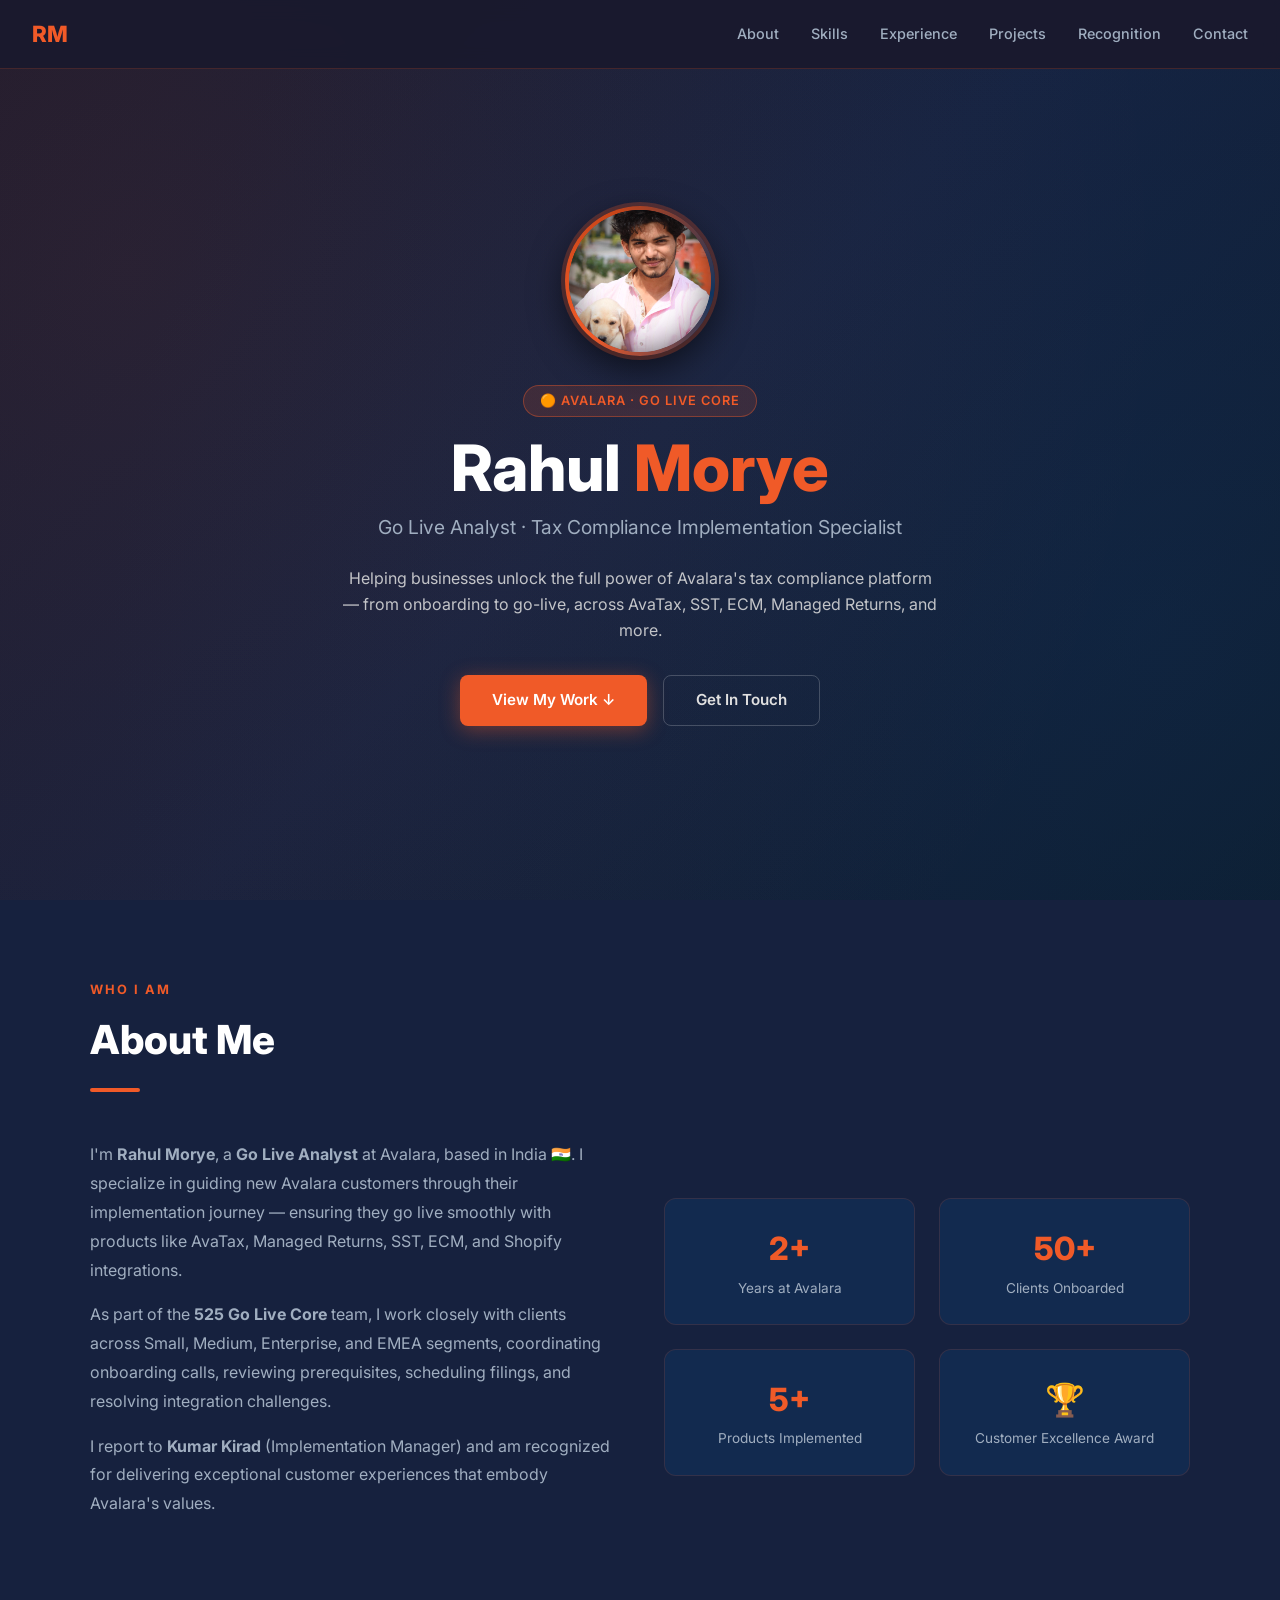
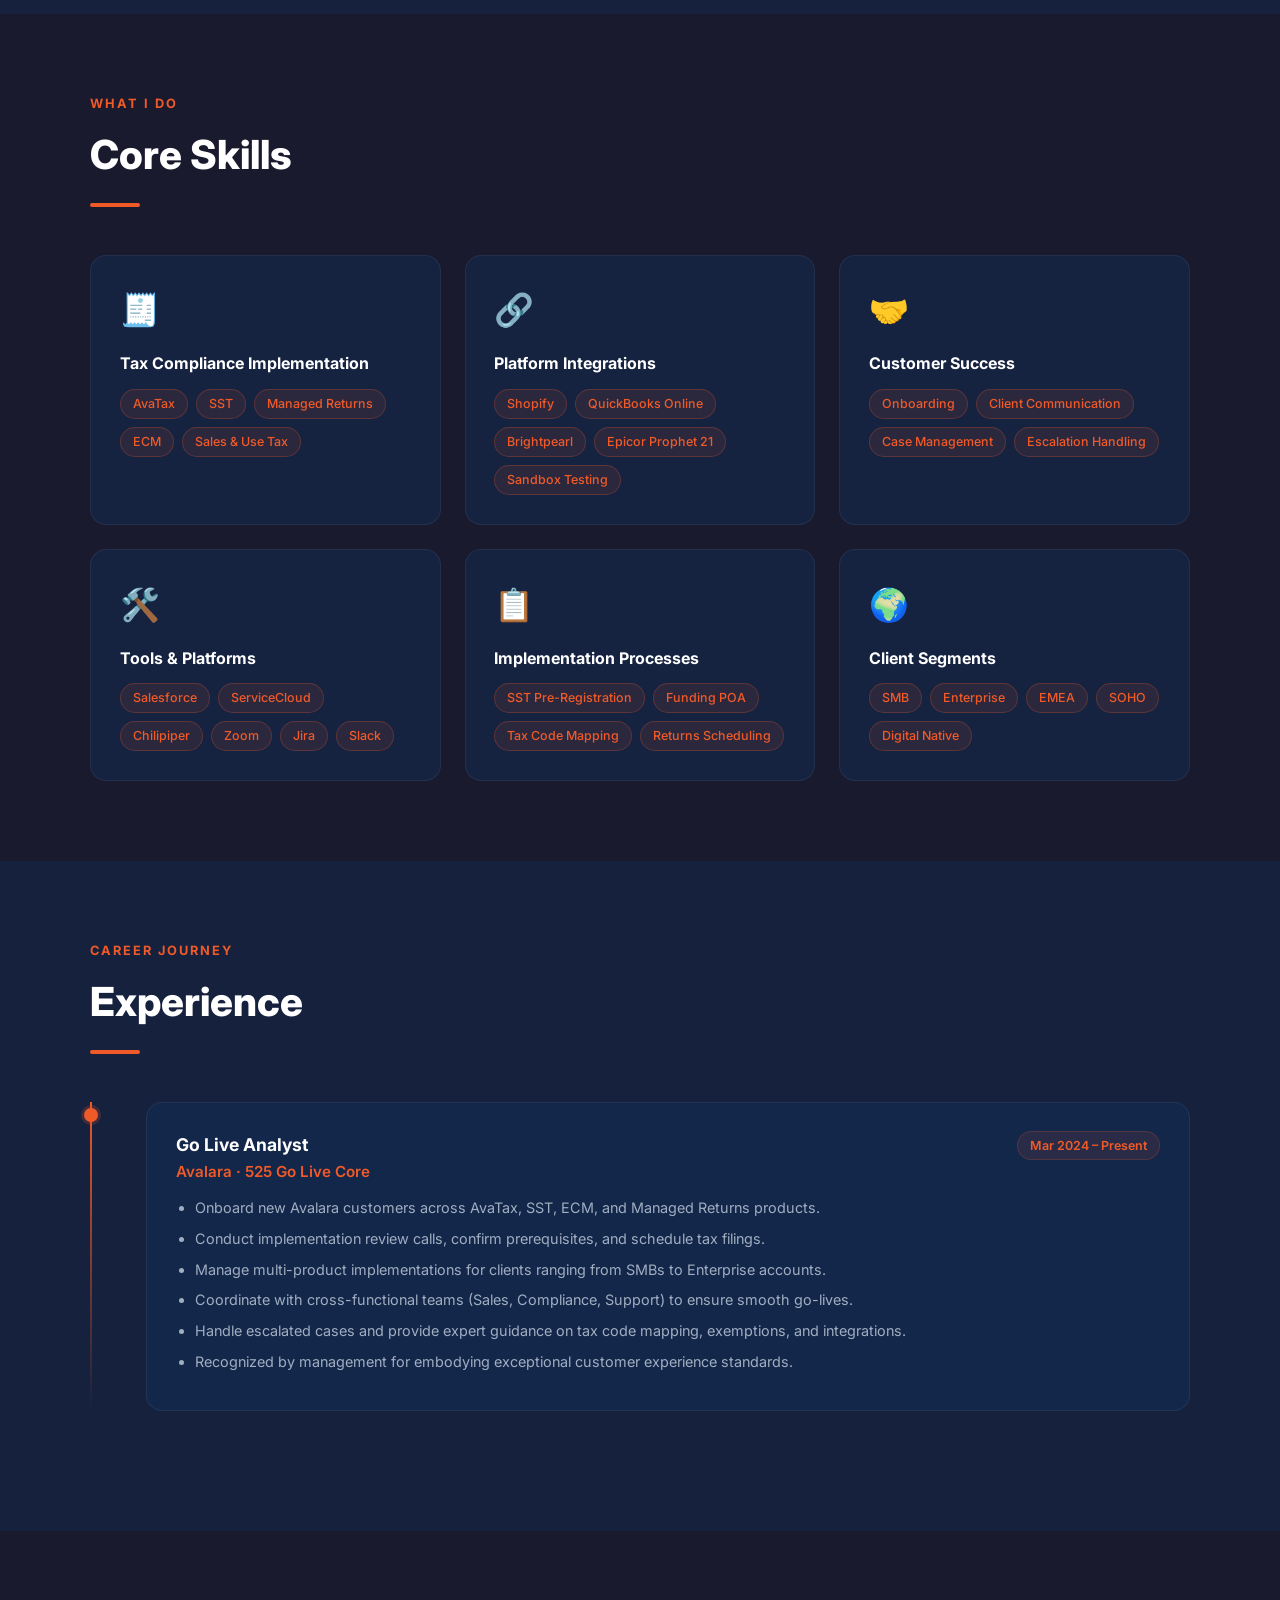
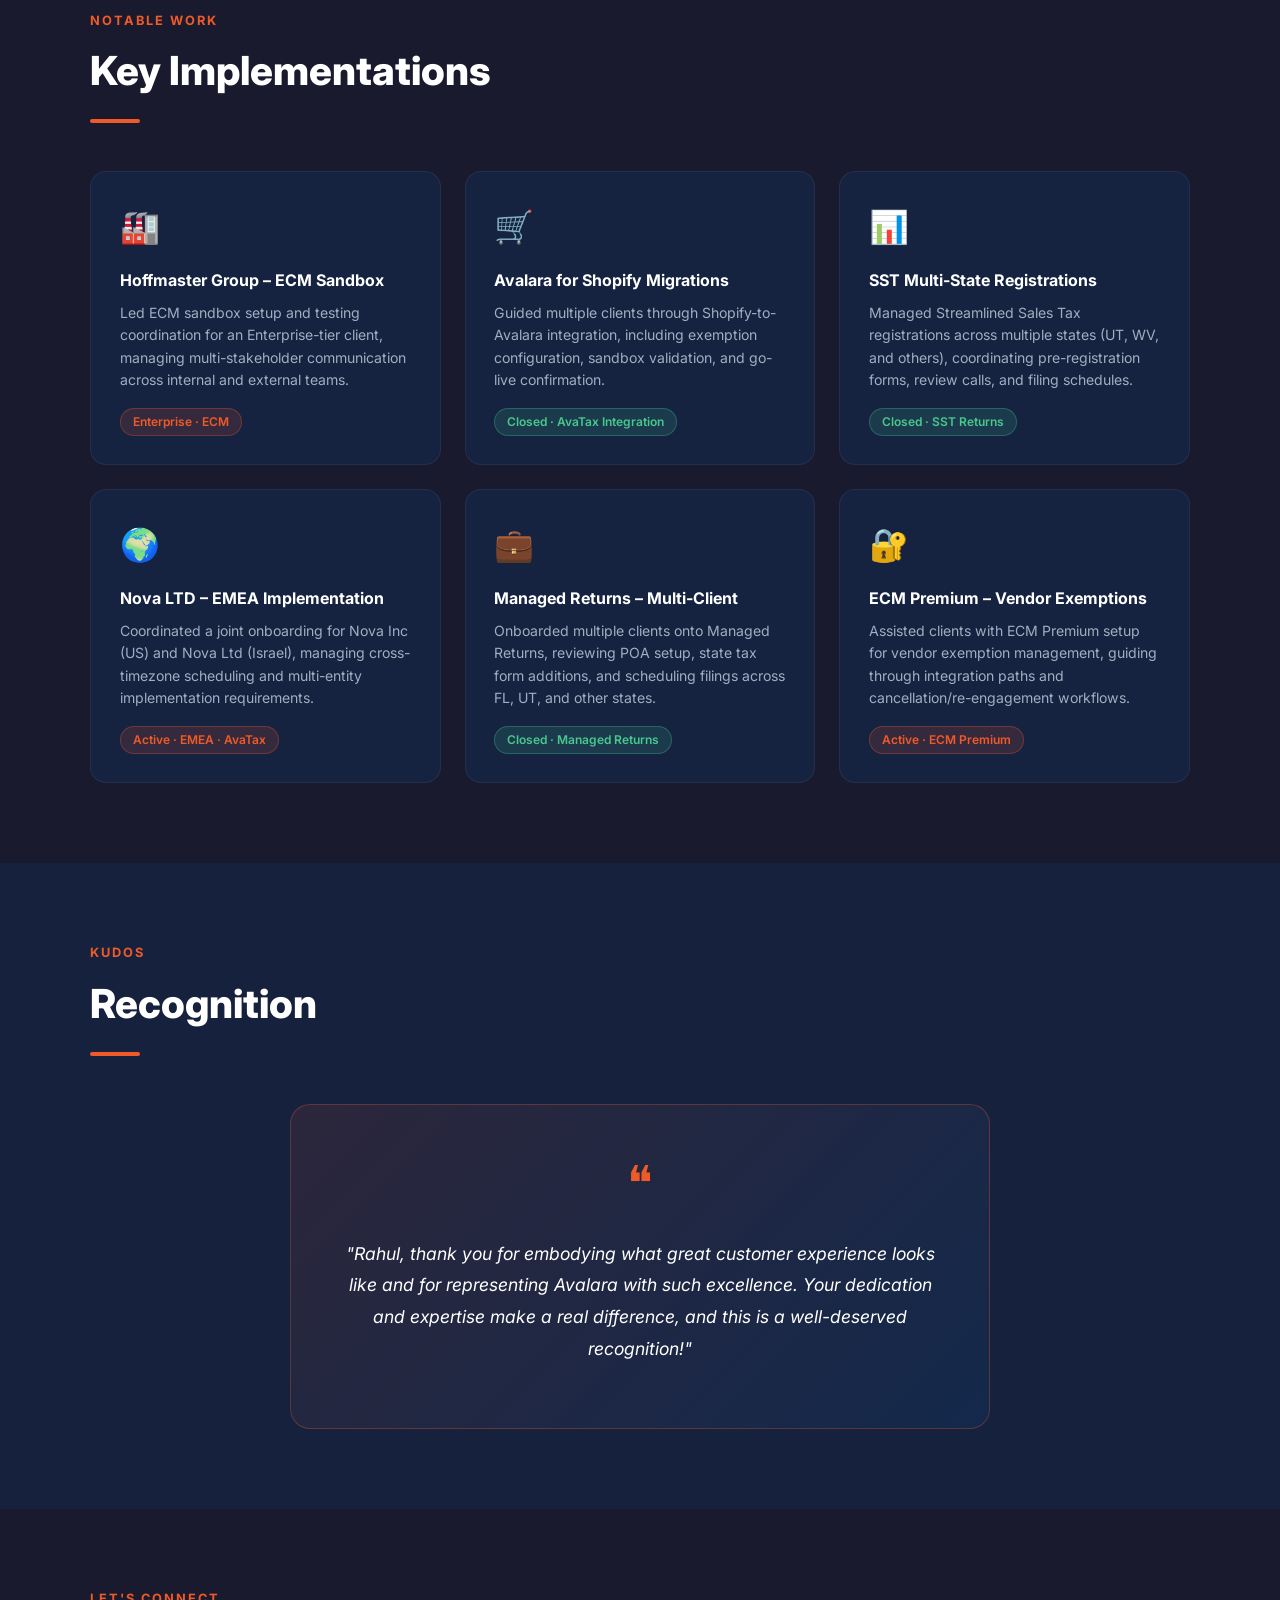
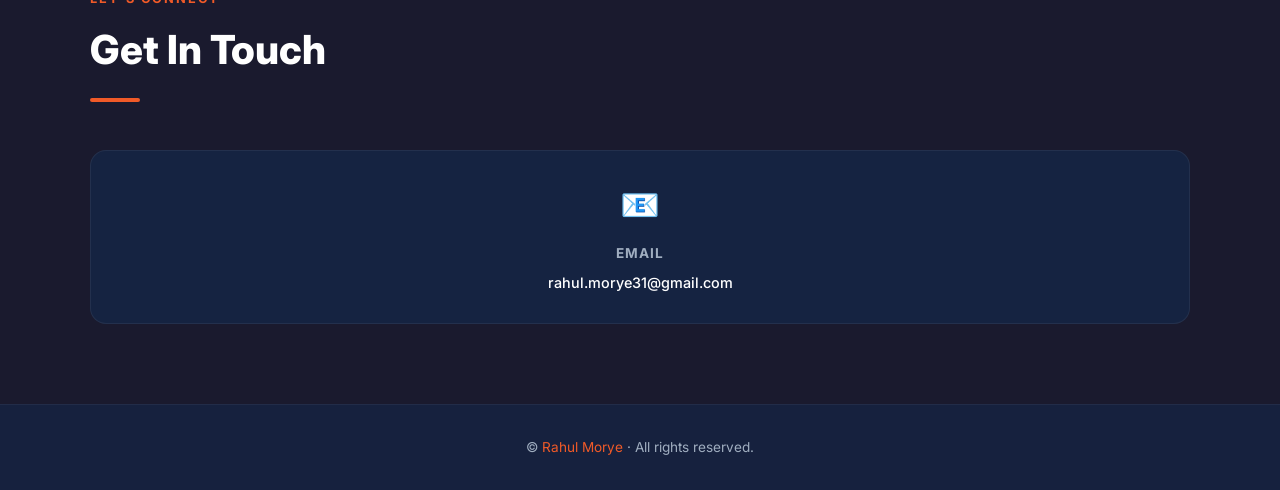
<file: index.html>
<!DOCTYPE html>
<html lang="en">
<head>
  <meta charset="UTF-8" />
  <meta name="viewport" content="width=device-width, initial-scale=1.0"/>
  <title>Rahul Morye | Portfolio</title>
  <link href="https://fonts.googleapis.com/css2?family=Inter:wght@300;400;500;600;700;800&display=swap" rel="stylesheet"/>
  <style>
    *, *::before, *::after { box-sizing: border-box; margin: 0; padding: 0; }

    :root {
      --primary: #f05a28;
      --primary-dark: #c94518;
      --dark: #1a1a2e;
      --dark2: #16213e;
      --card: #0f3460;
      --text: #e0e0e0;
      --muted: #a0aec0;
      --white: #ffffff;
      --accent: #ffd700;
    }

    html { scroll-behavior: smooth; }

    body {
      font-family: 'Inter', sans-serif;
      background: var(--dark);
      color: var(--text);
      line-height: 1.6;
    }

    /* ── NAV ── */
    nav {
      position: fixed; top: 0; width: 100%; z-index: 1000;
      background: rgba(26,26,46,0.95);
      backdrop-filter: blur(10px);
      border-bottom: 1px solid rgba(240,90,40,0.2);
      padding: 1rem 2rem;
      display: flex; justify-content: space-between; align-items: center;
    }
    .nav-logo {
      font-size: 1.4rem; font-weight: 800;
      color: var(--primary);
      letter-spacing: -0.5px;
    }
    .nav-links { display: flex; gap: 2rem; list-style: none; }
    .nav-links a {
      color: var(--muted); text-decoration: none;
      font-size: 0.9rem; font-weight: 500;
      transition: color 0.3s;
    }
    .nav-links a:hover { color: var(--primary); }

    /* ── HERO ── */
    .hero {
      min-height: 100vh;
      display: flex; align-items: center; justify-content: center;
      background: linear-gradient(135deg, var(--dark) 0%, var(--dark2) 50%, #0d1b2a 100%);
      position: relative; overflow: hidden;
      padding: 6rem 2rem 4rem;
      text-align: center;
    }
    .hero::before {
      content: '';
      position: absolute; top: -50%; left: -50%;
      width: 200%; height: 200%;
      background: radial-gradient(circle at 30% 40%, rgba(240,90,40,0.08) 0%, transparent 50%),
                  radial-gradient(circle at 70% 60%, rgba(15,52,96,0.3) 0%, transparent 50%);
      animation: pulse 8s ease-in-out infinite alternate;
    }
    @keyframes pulse { from { transform: scale(1); } to { transform: scale(1.05); } }

    .hero-content { position: relative; z-index: 1; max-width: 800px; }

    /* ── AVATAR IMAGE ── */
    .avatar-wrapper {
      width: 150px;
      height: 150px;
      margin: 0 auto 1.8rem;
      border-radius: 50%;
      padding: 4px;
      background: conic-gradient(from 220deg, var(--primary), var(--primary-dark), #0f3460, var(--primary));
      display: flex;
      align-items: center;
      justify-content: center;
      box-shadow:
        0 0 0 4px rgba(240,90,40,0.25),
        0 12px 35px rgba(0,0,0,0.6);
      animation: float 4s ease-in-out infinite;
    }

    .avatar {
      width: 100%;
      height: 100%;
      border-radius: 50%;
      overflow: hidden;
      background: #0b1120;
      position: relative;
    }

    .avatar img {
      width: 100%;
      height: 100%;
      object-fit: cover;
      display: block;
      filter: saturate(1.1) contrast(1.05);
      transform: scale(1.02);
      transition: transform 0.4s ease, filter 0.4s ease;
    }

    .avatar::after {
      content: "";
      position: absolute;
      inset: 0;
      border-radius: 50%;
      box-shadow: inset 0 0 30px rgba(0,0,0,0.6);
      pointer-events: none;
    }

    .avatar-wrapper:hover img {
      transform: scale(1.06);
      filter: saturate(1.2) contrast(1.1);
    }

    @keyframes float {
      0%, 100% { transform: translateY(0); }
      50% { transform: translateY(-10px); }
    }

    .badge {
      display: inline-block;
      background: rgba(240,90,40,0.15);
      border: 1px solid rgba(240,90,40,0.4);
      color: var(--primary);
      padding: 0.3rem 1rem; border-radius: 50px;
      font-size: 0.8rem; font-weight: 600;
      letter-spacing: 1px; text-transform: uppercase;
      margin-bottom: 1rem;
    }

    .hero h1 {
      font-size: clamp(2.5rem, 6vw, 4rem);
      font-weight: 800; color: var(--white);
      line-height: 1.1; margin-bottom: 0.5rem;
    }
    .hero h1 span { color: var(--primary); }

    .hero-subtitle {
      font-size: 1.2rem; color: var(--muted);
      margin-bottom: 1.5rem;
    }

    .hero-desc {
      font-size: 1rem; color: var(--text);
      max-width: 600px; margin: 0 auto 2rem;
      opacity: 0.85;
    }

    .hero-cta { display: flex; gap: 1rem; justify-content: center; flex-wrap: wrap; }

    .btn {
      padding: 0.75rem 2rem; border-radius: 8px;
      font-size: 0.95rem; font-weight: 600;
      text-decoration: none; cursor: pointer;
      transition: all 0.3s; border: none;
      display: inline-flex; align-items: center; gap: 0.5rem;
    }
    .btn-primary {
      background: var(--primary); color: white;
      box-shadow: 0 4px 20px rgba(240,90,40,0.4);
    }
    .btn-primary:hover {
      background: var(--primary-dark);
      transform: translateY(-2px);
      box-shadow: 0 8px 30px rgba(240,90,40,0.5);
    }
    .btn-outline {
      background: transparent; color: var(--text);
      border: 1px solid rgba(255,255,255,0.2);
    }
    .btn-outline:hover {
      border-color: var(--primary); color: var(--primary);
      transform: translateY(-2px);
    }

    /* ── SECTIONS ── */
    section { padding: 5rem 2rem; }
    .container { max-width: 1100px; margin: 0 auto; }

    .section-label {
      font-size: 0.8rem; font-weight: 700;
      color: var(--primary); letter-spacing: 2px;
      text-transform: uppercase; margin-bottom: 0.5rem;
    }
    .section-title {
      font-size: clamp(1.8rem, 4vw, 2.5rem);
      font-weight: 800; color: var(--white);
      margin-bottom: 1rem;
    }
    .section-line {
      width: 50px; height: 4px;
      background: var(--primary); border-radius: 2px;
      margin-bottom: 3rem;
    }

    /* ── ABOUT ── */
    #about { background: var(--dark2); }
    .about-grid {
      display: grid; grid-template-columns: 1fr 1fr;
      gap: 3rem; align-items: center;
    }
    .about-text p { color: var(--muted); margin-bottom: 1rem; line-height: 1.8; }
    .about-stats {
      display: grid; grid-template-columns: 1fr 1fr;
      gap: 1.5rem;
    }
    .stat-card {
      background: rgba(15,52,96,0.5);
      border: 1px solid rgba(240,90,40,0.15);
      border-radius: 12px; padding: 1.5rem;
      text-align: center;
      transition: transform 0.3s, border-color 0.3s;
    }
    .stat-card:hover { transform: translateY(-4px); border-color: var(--primary); }
    .stat-number {
      font-size: 2rem; font-weight: 800;
      color: var(--primary); display: block;
    }
    .stat-label { font-size: 0.85rem; color: var(--muted); margin-top: 0.25rem; }

    /* ── SKILLS ── */
    #skills { background: var(--dark); }
    .skills-grid {
      display: grid; grid-template-columns: repeat(auto-fit, minmax(280px, 1fr));
      gap: 1.5rem;
    }
    .skill-card {
      background: rgba(15,52,96,0.4);
      border: 1px solid rgba(255,255,255,0.06);
      border-radius: 16px; padding: 1.8rem;
      transition: all 0.3s;
    }
    .skill-card:hover {
      border-color: rgba(240,90,40,0.4);
      transform: translateY(-4px);
      box-shadow: 0 10px 30px rgba(0,0,0,0.3);
    }
    .skill-icon {
      font-size: 2rem; margin-bottom: 1rem;
    }
    .skill-card h3 {
      font-size: 1rem; font-weight: 700;
      color: var(--white); margin-bottom: 0.75rem;
    }
    .skill-tags { display: flex; flex-wrap: wrap; gap: 0.5rem; }
    .tag {
      background: rgba(240,90,40,0.1);
      border: 1px solid rgba(240,90,40,0.25);
      color: var(--primary);
      padding: 0.25rem 0.75rem; border-radius: 50px;
      font-size: 0.78rem; font-weight: 500;
    }

    /* ── EXPERIENCE ── */
    #experience { background: var(--dark2); }
    .timeline { position: relative; padding-left: 2rem; }
    .timeline::before {
      content: '';
      position: absolute; left: 0; top: 0; bottom: 0;
      width: 2px;
      background: linear-gradient(to bottom, var(--primary), transparent);
    }
    .timeline-item {
      position: relative; margin-bottom: 2.5rem;
      padding-left: 1.5rem;
    }
    .timeline-dot {
      position: absolute; left: -2.4rem; top: 0.4rem;
      width: 14px; height: 14px; border-radius: 50%;
      background: var(--primary);
      box-shadow: 0 0 0 3px rgba(240,90,40,0.2);
    }
    .timeline-card {
      background: rgba(15,52,96,0.4);
      border: 1px solid rgba(255,255,255,0.06);
      border-radius: 16px; padding: 1.8rem;
      transition: border-color 0.3s;
    }
    .timeline-card:hover { border-color: rgba(240,90,40,0.3); }
    .timeline-header {
      display: flex; justify-content: space-between;
      align-items: flex-start; flex-wrap: wrap; gap: 0.5rem;
      margin-bottom: 0.75rem;
    }
    .timeline-title { font-size: 1.1rem; font-weight: 700; color: var(--white); }
    .timeline-company { color: var(--primary); font-weight: 600; font-size: 0.95rem; }
    .timeline-date {
      background: rgba(240,90,40,0.1);
      border: 1px solid rgba(240,90,40,0.2);
      color: var(--primary);
      padding: 0.2rem 0.75rem; border-radius: 50px;
      font-size: 0.78rem; font-weight: 600; white-space: nowrap;
    }
    .timeline-desc { color: var(--muted); font-size: 0.9rem; line-height: 1.7; }
    .timeline-desc ul { padding-left: 1.2rem; margin-top: 0.5rem; }
    .timeline-desc li { margin-bottom: 0.4rem; }

    /* ── PROJECTS ── */
    #projects { background: var(--dark); }
    .projects-grid {
      display: grid; grid-template-columns: repeat(auto-fit, minmax(300px, 1fr));
      gap: 1.5rem;
    }
    .project-card {
      background: rgba(15,52,96,0.4);
      border: 1px solid rgba(255,255,255,0.06);
      border-radius: 16px; padding: 1.8rem;
      transition: all 0.3s; position: relative; overflow: hidden;
    }
    .project-card::before {
      content: '';
      position: absolute; top: 0; left: 0; right: 0; height: 3px;
      background: linear-gradient(90deg, var(--primary), var(--primary-dark));
      transform: scaleX(0); transition: transform 0.3s;
    }
    .project-card:hover::before { transform: scaleX(1); }
    .project-card:hover {
      transform: translateY(-6px);
      box-shadow: 0 20px 40px rgba(0,0,0,0.4);
      border-color: rgba(240,90,40,0.2);
    }
    .project-emoji { font-size: 2rem; margin-bottom: 1rem; }
    .project-card h3 { font-size: 1rem; font-weight: 700; color: var(--white); margin-bottom: 0.5rem; }
    .project-card p { color: var(--muted); font-size: 0.88rem; line-height: 1.6; }
    .project-status {
      display: inline-block; margin-top: 1rem;
      padding: 0.2rem 0.75rem; border-radius: 50px;
      font-size: 0.75rem; font-weight: 600;
    }
    .status-success { background: rgba(72,199,142,0.15); color: #48c78e; border: 1px solid rgba(72,199,142,0.3); }
    .status-active  { background: rgba(240,90,40,0.15);  color: var(--primary); border: 1px solid rgba(240,90,40,0.3); }

    /* ── RECOGNITION ── */
    #recognition { background: var(--dark2); }
    .recognition-card {
      background: linear-gradient(135deg, rgba(240,90,40,0.1), rgba(15,52,96,0.4));
      border: 1px solid rgba(240,90,40,0.3);
      border-radius: 20px; padding: 2.5rem;
      text-align: center; max-width: 700px; margin: 0 auto;
    }
    .quote-icon { font-size: 3rem; color: var(--primary); margin-bottom: 1rem; }
    .recognition-card blockquote {
      font-size: 1.1rem; color: var(--white);
      font-style: italic; line-height: 1.8; margin-bottom: 1.5rem;
    }
    .recognition-card cite { color: var(--primary); font-weight: 600; font-style: normal; }

    /* ── CONTACT ── */
    #contact { background: var(--dark); }
    .contact-grid {
      display: grid; grid-template-columns: repeat(auto-fit, minmax(220px, 1fr));
      gap: 1.5rem;
    }
    .contact-card {
      background: rgba(15,52,96,0.4);
      border: 1px solid rgba(255,255,255,0.06);
      border-radius: 16px; padding: 1.8rem;
      text-align: center; text-decoration: none;
      transition: all 0.3s; display: block;
    }
    .contact-card:hover {
      border-color: var(--primary);
      transform: translateY(-4px);
      box-shadow: 0 10px 30px rgba(240,90,40,0.2);
    }
    .contact-icon { font-size: 2rem; margin-bottom: 0.75rem; }
    .contact-card h3 { font-size: 0.85rem; font-weight: 700; color: var(--muted); text-transform: uppercase; letter-spacing: 1px; margin-bottom: 0.4rem; }
    .contact-card p { color: var(--white); font-size: 0.9rem; font-weight: 500; }

    /* ── FOOTER ── */
    footer {
      background: var(--dark2);
      border-top: 1px solid rgba(255,255,255,0.05);
      padding: 2rem; text-align: center;
      color: var(--muted); font-size: 0.85rem;
    }
    footer span { color: var(--primary); }

    /* ── RESPONSIVE ── */
    @media (max-width: 768px) {
      .about-grid { grid-template-columns: 1fr; }
      .nav-links { display: none; }
      .timeline { padding-left: 1.5rem; }
    }
  </style>
</head>
<body>

<!-- NAV -->
<nav>
  <div class="nav-logo">RM</div>
  <ul class="nav-links">
    <li><a href="#about">About</a></li>
    <li><a href="#skills">Skills</a></li>
    <li><a href="#experience">Experience</a></li>
    <li><a href="#projects">Projects</a></li>
    <li><a href="#recognition">Recognition</a></li>
    <li><a href="#contact">Contact</a></li>
  </ul>
</nav>

<!-- HERO -->
<section class="hero">
  <div class="hero-content">
    <!-- Updated avatar with image -->
    <div class="avatar-wrapper">
      <div class="avatar">
        <!-- If profile.png is inside a folder, change src to e.g. "assets/profile.png" -->
        <img src="profile.png" alt="Portrait of Rahul Morye" />
      </div>
    </div>

    <div class="badge">🟠 Avalara · Go Live Core</div>
    <h1>Rahul <span>Morye</span></h1>
    <p class="hero-subtitle">Go Live Analyst · Tax Compliance Implementation Specialist</p>
    <p class="hero-desc">
      Helping businesses unlock the full power of Avalara's tax compliance platform —
      from onboarding to go-live, across AvaTax, SST, ECM, Managed Returns, and more.
    </p>
    <div class="hero-cta">
      <a href="#experience" class="btn btn-primary">View My Work ↓</a>
      <a href="#contact" class="btn btn-outline">Get In Touch</a>
    </div>
  </div>
</section>

<!-- ABOUT -->
<section id="about">
  <div class="container">
    <p class="section-label">Who I Am</p>
    <h2 class="section-title">About Me</h2>
    <div class="section-line"></div>
    <div class="about-grid">
      <div class="about-text">
        <p>
          I'm <strong>Rahul Morye</strong>, a <strong>Go Live Analyst</strong> at Avalara, based in India 🇮🇳.
          I specialize in guiding new Avalara customers through their implementation journey —
          ensuring they go live smoothly with products like AvaTax, Managed Returns, SST, ECM, and Shopify integrations.
        </p>
        <p>
          As part of the <strong>525 Go Live Core</strong> team, I work closely with clients across
          Small, Medium, Enterprise, and EMEA segments, coordinating onboarding calls, reviewing
          prerequisites, scheduling filings, and resolving integration challenges.
        </p>
        <p>
          I report to <strong>Kumar Kirad</strong> (Implementation Manager) and am recognized for
          delivering exceptional customer experiences that embody Avalara's values.
        </p>
      </div>
      <div class="about-stats">
        <div class="stat-card">
          <span class="stat-number">2+</span>
          <span class="stat-label">Years at Avalara</span>
        </div>
        <div class="stat-card">
          <span class="stat-number">50+</span>
          <span class="stat-label">Clients Onboarded</span>
        </div>
        <div class="stat-card">
          <span class="stat-number">5+</span>
          <span class="stat-label">Products Implemented</span>
        </div>
        <div class="stat-card">
          <span class="stat-number">🏆</span>
          <span class="stat-label">Customer Excellence Award</span>
        </div>
      </div>
    </div>
  </div>
</section>

<!-- SKILLS -->
<section id="skills">
  <div class="container">
    <p class="section-label">What I Do</p>
    <h2 class="section-title">Core Skills</h2>
    <div class="section-line"></div>
    <div class="skills-grid">
      <div class="skill-card">
        <div class="skill-icon">🧾</div>
        <h3>Tax Compliance Implementation</h3>
        <div class="skill-tags">
          <span class="tag">AvaTax</span>
          <span class="tag">SST</span>
          <span class="tag">Managed Returns</span>
          <span class="tag">ECM</span>
          <span class="tag">Sales & Use Tax</span>
        </div>
      </div>
      <div class="skill-card">
        <div class="skill-icon">🔗</div>
        <h3>Platform Integrations</h3>
        <div class="skill-tags">
          <span class="tag">Shopify</span>
          <span class="tag">QuickBooks Online</span>
          <span class="tag">Brightpearl</span>
          <span class="tag">Epicor Prophet 21</span>
          <span class="tag">Sandbox Testing</span>
        </div>
      </div>
      <div class="skill-card">
        <div class="skill-icon">🤝</div>
        <h3>Customer Success</h3>
        <div class="skill-tags">
          <span class="tag">Onboarding</span>
          <span class="tag">Client Communication</span>
          <span class="tag">Case Management</span>
          <span class="tag">Escalation Handling</span>
        </div>
      </div>
      <div class="skill-card">
        <div class="skill-icon">🛠️</div>
        <h3>Tools & Platforms</h3>
        <div class="skill-tags">
          <span class="tag">Salesforce</span>
          <span class="tag">ServiceCloud</span>
          <span class="tag">Chilipiper</span>
          <span class="tag">Zoom</span>
          <span class="tag">Jira</span>
          <span class="tag">Slack</span>
        </div>
      </div>
      <div class="skill-card">
        <div class="skill-icon">📋</div>
        <h3>Implementation Processes</h3>
        <div class="skill-tags">
          <span class="tag">SST Pre-Registration</span>
          <span class="tag">Funding POA</span>
          <span class="tag">Tax Code Mapping</span>
          <span class="tag">Returns Scheduling</span>
        </div>
      </div>
      <div class="skill-card">
        <div class="skill-icon">🌍</div>
        <h3>Client Segments</h3>
        <div class="skill-tags">
          <span class="tag">SMB</span>
          <span class="tag">Enterprise</span>
          <span class="tag">EMEA</span>
          <span class="tag">SOHO</span>
          <span class="tag">Digital Native</span>
        </div>
      </div>
    </div>
  </div>
</section>

<!-- EXPERIENCE -->
<section id="experience">
  <div class="container">
    <p class="section-label">Career Journey</p>
    <h2 class="section-title">Experience</h2>
    <div class="section-line"></div>
    <div class="timeline">
      <div class="timeline-item">
        <div class="timeline-dot"></div>
        <div class="timeline-card">
          <div class="timeline-header">
            <div>
              <div class="timeline-title">Go Live Analyst</div>
              <div class="timeline-company">Avalara · 525 Go Live Core</div>
            </div>
            <span class="timeline-date">Mar 2024 – Present</span>
          </div>
          <div class="timeline-desc">
            <ul>
              <li>Onboard new Avalara customers across AvaTax, SST, ECM, and Managed Returns products.</li>
              <li>Conduct implementation review calls, confirm prerequisites, and schedule tax filings.</li>
              <li>Manage multi-product implementations for clients ranging from SMBs to Enterprise accounts.</li>
              <li>Coordinate with cross-functional teams (Sales, Compliance, Support) to ensure smooth go-lives.</li>
              <li>Handle escalated cases and provide expert guidance on tax code mapping, exemptions, and integrations.</li>
              <li>Recognized by management for embodying exceptional customer experience standards.</li>
            </ul>
          </div>
        </div>
      </div>
    </div>
  </div>
</section>

<!-- PROJECTS -->
<section id="projects">
  <div class="container">
    <p class="section-label">Notable Work</p>
    <h2 class="section-title">Key Implementations</h2>
    <div class="section-line"></div>
    <div class="projects-grid">
      <div class="project-card">
        <div class="project-emoji">🏭</div>
        <h3>Hoffmaster Group – ECM Sandbox</h3>
        <p>Led ECM sandbox setup and testing coordination for an Enterprise-tier client, managing multi-stakeholder communication across internal and external teams.</p>
        <span class="project-status status-active">Enterprise · ECM</span>
      </div>
      <div class="project-card">
        <div class="project-emoji">🛒</div>
        <h3>Avalara for Shopify Migrations</h3>
        <p>Guided multiple clients through Shopify-to-Avalara integration, including exemption configuration, sandbox validation, and go-live confirmation.</p>
        <span class="project-status status-success">Closed · AvaTax Integration</span>
      </div>
      <div class="project-card">
        <div class="project-emoji">📊</div>
        <h3>SST Multi-State Registrations</h3>
        <p>Managed Streamlined Sales Tax registrations across multiple states (UT, WV, and others), coordinating pre-registration forms, review calls, and filing schedules.</p>
        <span class="project-status status-success">Closed · SST Returns</span>
      </div>
      <div class="project-card">
        <div class="project-emoji">🌍</div>
        <h3>Nova LTD – EMEA Implementation</h3>
        <p>Coordinated a joint onboarding for Nova Inc (US) and Nova Ltd (Israel), managing cross-timezone scheduling and multi-entity implementation requirements.</p>
        <span class="project-status status-active">Active · EMEA · AvaTax</span>
      </div>
      <div class="project-card">
        <div class="project-emoji">💼</div>
        <h3>Managed Returns – Multi-Client</h3>
        <p>Onboarded multiple clients onto Managed Returns, reviewing POA setup, state tax form additions, and scheduling filings across FL, UT, and other states.</p>
        <span class="project-status status-success">Closed · Managed Returns</span>
      </div>
      <div class="project-card">
        <div class="project-emoji">🔐</div>
        <h3>ECM Premium – Vendor Exemptions</h3>
        <p>Assisted clients with ECM Premium setup for vendor exemption management, guiding through integration paths and cancellation/re-engagement workflows.</p>
        <span class="project-status status-active">Active · ECM Premium</span>
      </div>
    </div>
  </div>
</section>

<!-- RECOGNITION -->
<section id="recognition">
  <div class="container">
    <p class="section-label">Kudos</p>
    <h2 class="section-title">Recognition</h2>
    <div class="section-line"></div>
    <div class="recognition-card">
      <div class="quote-icon">❝</div>
      <blockquote>
        "Rahul, thank you for embodying what great customer experience looks like and for representing
        Avalara with such excellence. Your dedication and expertise make a real difference,
        and this is a well-deserved recognition!"
      </blockquote>
    </div>
  </div>
</section>

<!-- CONTACT -->
<section id="contact">
  <div class="container">
    <p class="section-label">Let's Connect</p>
    <h2 class="section-title">Get In Touch</h2>
    <div class="section-line"></div>
    <div class="contact-grid">
      <a href="mailto:rahul.morye31@gmail.com" class="contact-card">
        <div class="contact-icon">📧</div>
        <h3>Email</h3>
        <p>rahul.morye31@gmail.com</p>
      </a>
      <!-- You can add LinkedIn / GitHub cards here if you want -->
    </div>
  </div>
</section>

<!-- FOOTER -->
<footer>
  © <span>Rahul Morye</span> · All rights reserved.
</footer>

</body>
</html>
</file>
